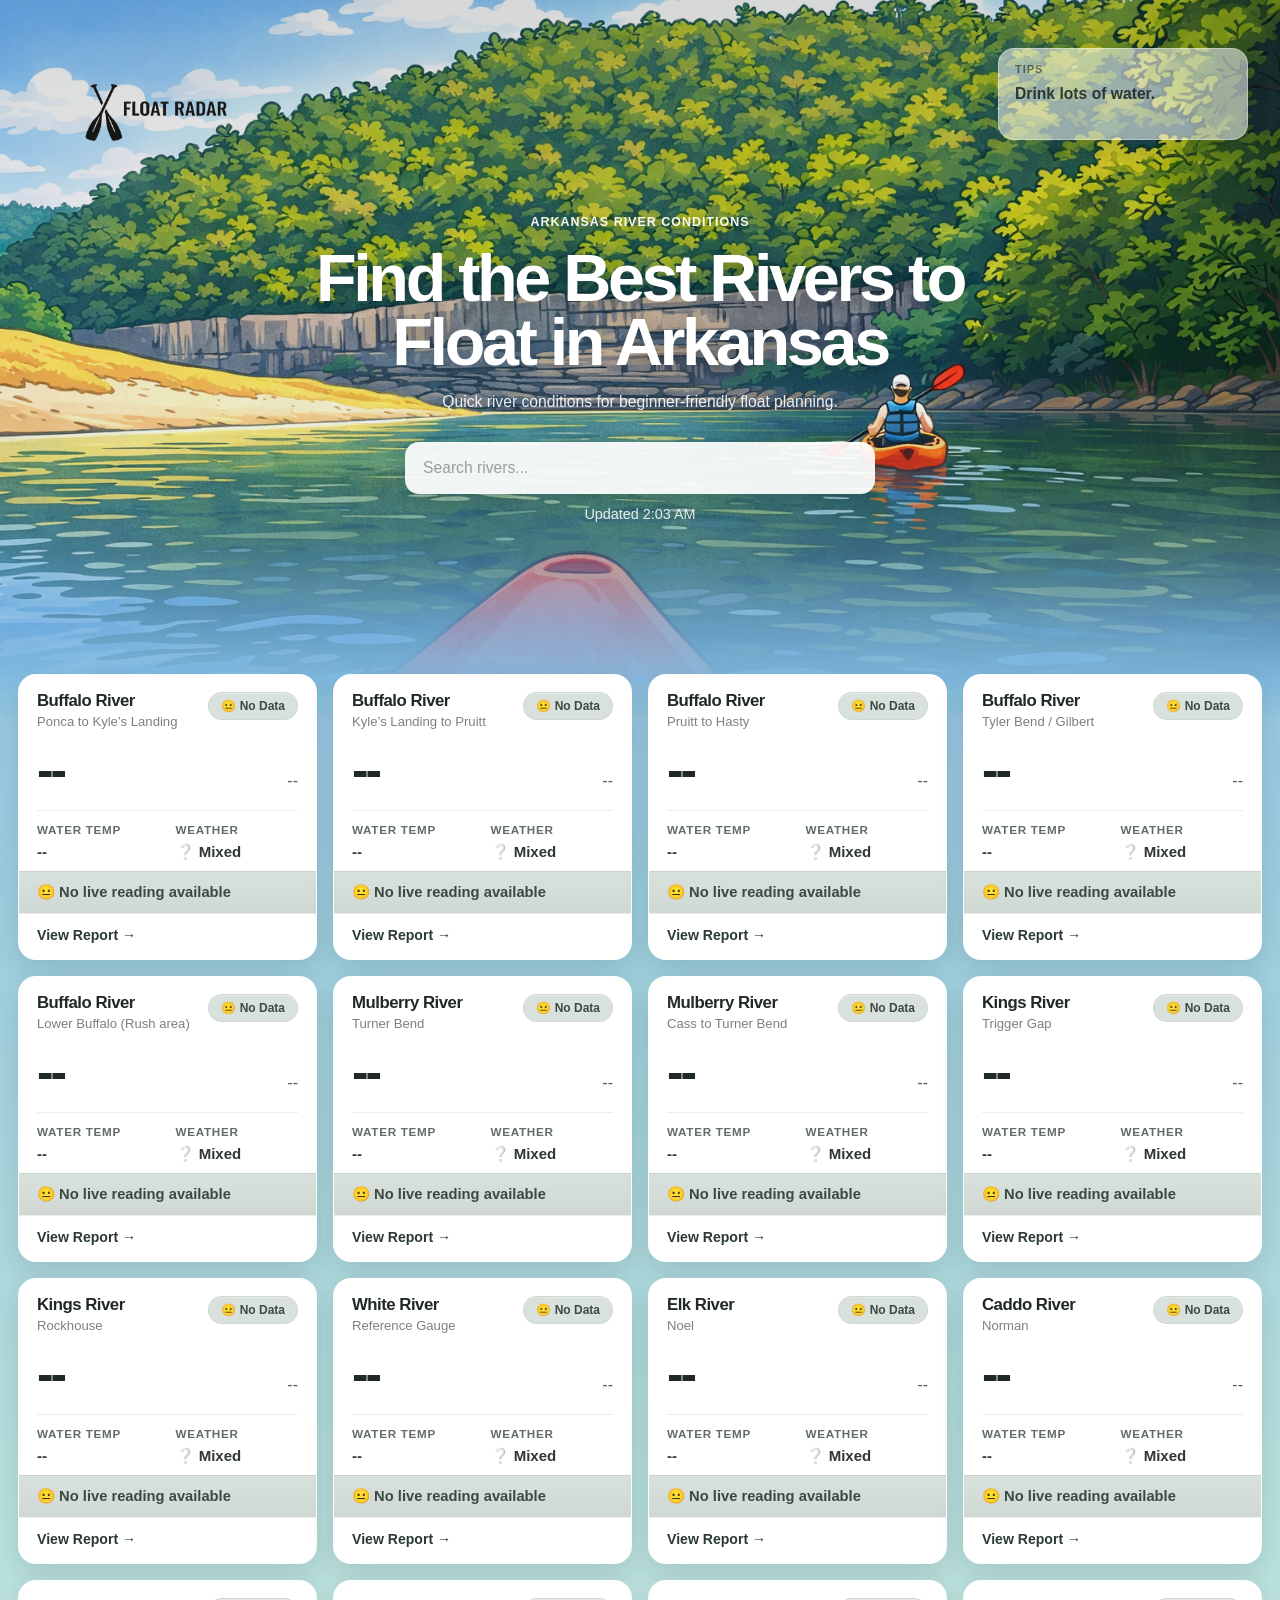
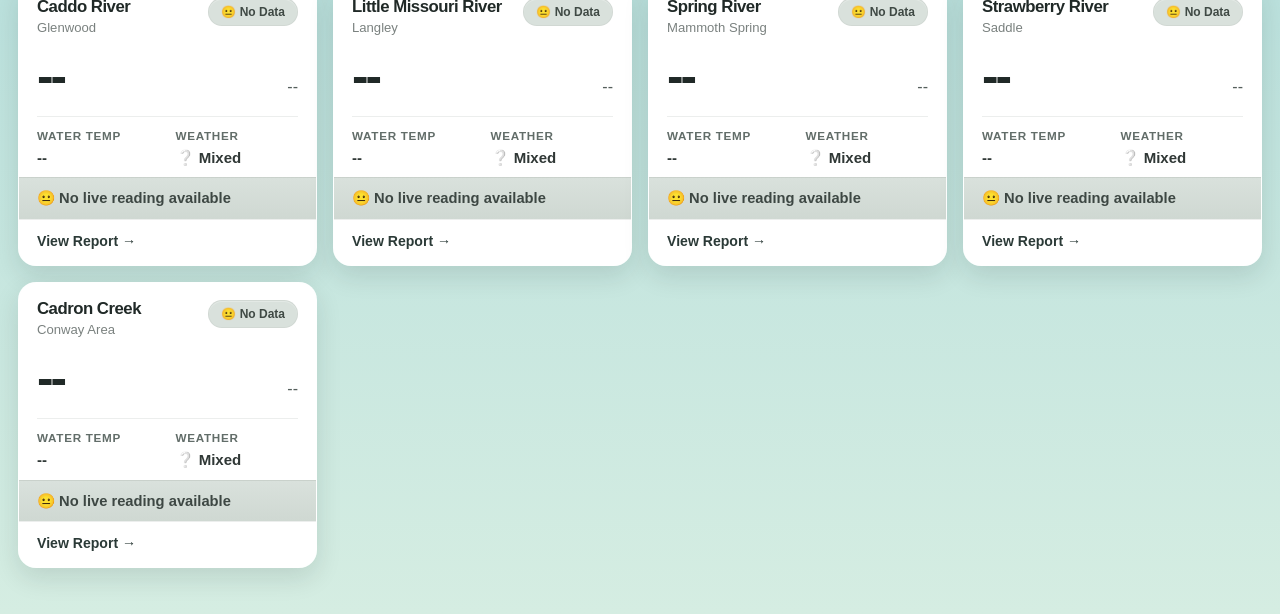
<file: index.html>
<!DOCTYPE html>
<html lang="en">
<head>
  <meta charset="UTF-8" />
  <meta name="viewport" content="width=device-width, initial-scale=1.0" />
  <title>Float Radar</title>
  <link rel="stylesheet" href="style.css" />
</head>
<body>
  <header class="hero">
    <img class="hero-image" src="images/hero.jpg" alt="Float Radar hero" />
    <div class="hero-overlay"></div>

    <div class="hero-topbar">
      <div class="brand">
        <img
          class="brand-logo"
          src="images/logo.png"
          alt="Float Radar"
        />
      </div>

      <aside class="hero-tip-box" aria-live="polite">
        <p class="hero-tip-label">Tips</p>
        <p id="heroTipText" class="hero-tip-text">Drink lots of water.</p>
      </aside>
    </div>

    <div class="hero-inner">
      <p class="eyebrow">ARKANSAS RIVER CONDITIONS</p>

      <h1>
        Find the Best Rivers to<br />
        Float in Arkansas
      </h1>

      <p class="hero-text">
        Quick river conditions for beginner-friendly float planning.
      </p>

      <div class="hero-search-wrap">
        <label class="sr-only" for="riverSearch">Search rivers</label>
        <input
          id="riverSearch"
          class="hero-search"
          type="search"
          placeholder="Search rivers..."
          autocomplete="off"
        />
      </div>

      <p id="lastUpdated" class="last-updated">Updated just now</p>
    </div>
  </header>

  <main class="app-shell">
    <section id="messageBox" class="message-box hidden" aria-live="polite"></section>
    <section id="riverGrid" class="river-grid" aria-live="polite"></section>
  </main>

  <script src="status.js"></script>
  <script src="script.js"></script>
</body>
</html>
</file>
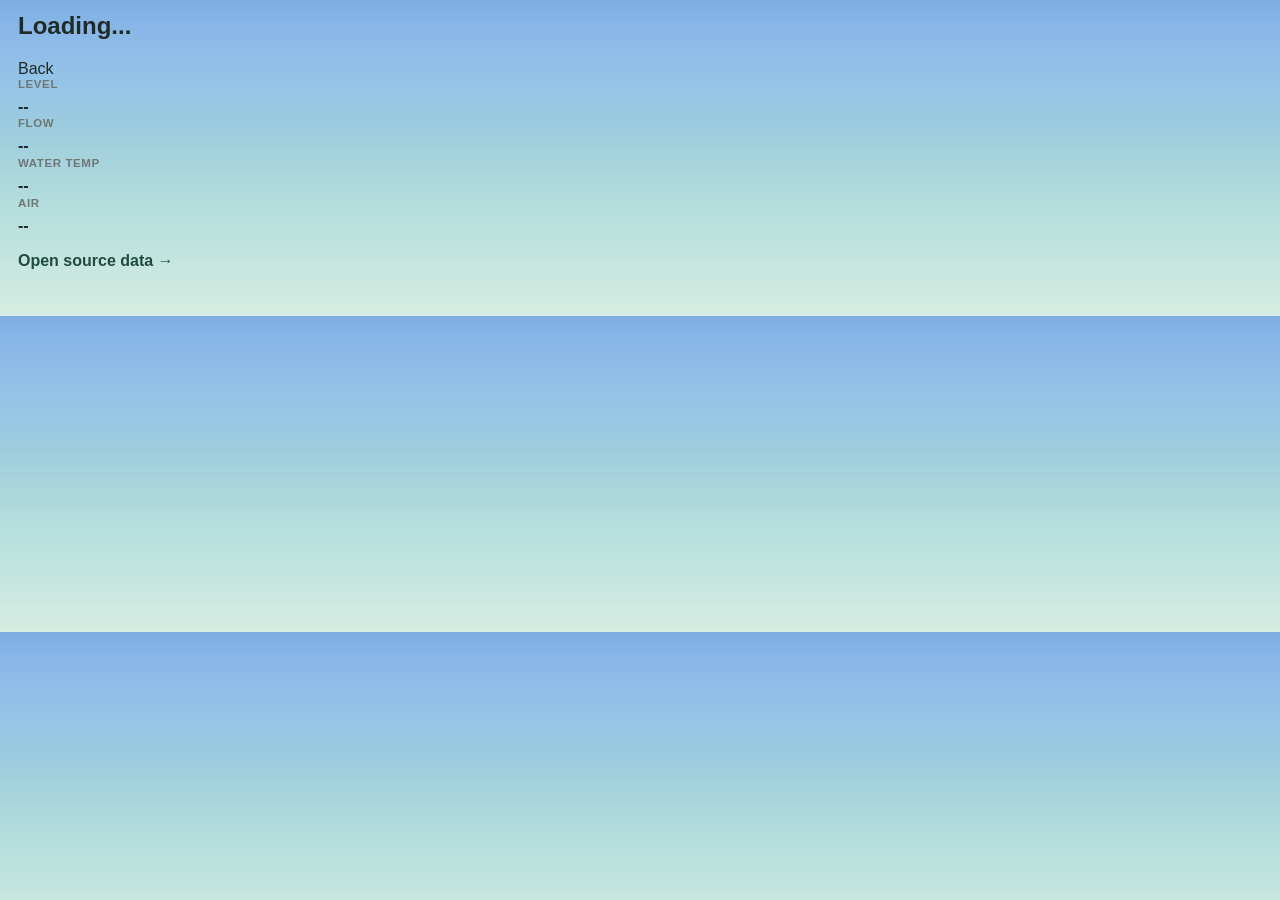
<file: detail.html>
<!DOCTYPE html>
<html lang="en">
<head>
  <meta charset="UTF-8" />
  <meta name="viewport" content="width=device-width, initial-scale=1.0" />
  <title>Float Radar Report</title>
  <link rel="stylesheet" href="style.css" />
</head>
<body>
  <main class="app-shell">
    <section id="messageBox" class="message-box hidden" aria-live="polite"></section>

    <section class="section-header">
      <p class="section-kicker">River Report</p>
      <h2 id="detailTitle">Loading...</h2>
    </section>

    <section id="detailPage" class="detail-section">
      <div class="detail-card">
        <div class="detail-head">
          <div>
            <p id="detailRiver" class="detail-river"></p>
            <h2 id="detailSectionName" class="detail-section-name"></h2>
          </div>
          <a href="index.html" class="detail-close">Back</a>
        </div>

        <div class="detail-stats">
          <div class="detail-stat">
            <span class="detail-stat-label">Level</span>
            <span id="detailLevel" class="detail-stat-value">--</span>
          </div>
          <div class="detail-stat">
            <span class="detail-stat-label">Flow</span>
            <span id="detailFlow" class="detail-stat-value">--</span>
          </div>
          <div class="detail-stat">
            <span class="detail-stat-label">Water Temp</span>
            <span id="detailWaterTemp" class="detail-stat-value">--</span>
          </div>
          <div class="detail-stat">
            <span class="detail-stat-label">Air</span>
            <span id="detailAirTemp" class="detail-stat-value">--</span>
          </div>
        </div>

        <div class="detail-meta">
          <p id="detailCondition" class="detail-condition"></p>
          <p id="detailRange" class="detail-range"></p>
          <p id="detailNotes" class="detail-notes"></p>
          <a id="detailUsgsLink" class="detail-link" href="#" target="_blank" rel="noopener noreferrer">Open source data →</a>
        </div>
      </div>
    </section>
  </main>

  <script src="status.js"></script>
  <script src="detail.js"></script>
</body>
</html>
</file>
<file: style.css>
:root {
  --text: #1f2b27;
  --muted: #6f7774;
  --line: rgba(24, 38, 31, 0.08);

  --white: #ffffff;
  --card-shadow: 0 10px 26px rgba(20, 35, 30, 0.12);
  --card-shadow-hover: 0 14px 30px rgba(20, 35, 30, 0.16);

  --good-badge: #8faf70;
  --good-badge-text: #22361f;

  --great-badge: #89b36f;
  --great-badge-text: #1f341d;

  --low-badge: #dcc25e;
  --low-badge-text: #53440e;

  --marginal-badge: #dcc25e;
  --marginal-badge-text: #53440e;

  --high-badge: #9db8c9;
  --high-badge-text: #1b394a;

  --blown-badge: #d96d61;
  --blown-badge-text: #ffffff;

  --none-badge: #d9e1dc;
  --none-badge-text: #3f4944;

  --band-good: linear-gradient(180deg, #a8c59a 0%, #99bb8d 100%);
  --band-low: linear-gradient(180deg, #e2ca65 0%, #d8c15c 100%);
  --band-marginal: linear-gradient(180deg, #e2ca65 0%, #d8c15c 100%);
  --band-high: linear-gradient(180deg, #a9c0cf 0%, #98b0c0 100%);
  --band-blown: linear-gradient(180deg, #dc6355 0%, #cf5144 100%);
  --band-none: linear-gradient(180deg, #d9e1dc 0%, #cfd8d2 100%);

  --radius-card: 18px;
}

* {
  box-sizing: border-box;
}

html {
  scroll-behavior: smooth;
}

body {
  margin: 0;
  font-family: Inter, Arial, Helvetica, sans-serif;
  color: var(--text);
  background:
    linear-gradient(
      180deg,
      #7faee3 0%,
      #89b8e8 10%,
      #93c2e8 24%,
      #9dcddd 42%,
      #b7dfdc 68%,
      #d5ede2 100%
    );
}

a {
  color: inherit;
  text-decoration: none;
}

button,
input {
  font: inherit;
}

.hidden {
  display: none !important;
}

.sr-only {
  position: absolute;
  width: 1px;
  height: 1px;
  padding: 0;
  margin: -1px;
  overflow: hidden;
  clip: rect(0 0 0 0);
  white-space: nowrap;
  border: 0;
}

.hero {
  position: relative;
  min-height: 640px;
  overflow: hidden;
  color: #fff;
}

.hero-image {
  position: absolute;
  inset: 0;
  width: 100%;
  height: 100%;
  object-fit: cover;
  object-position: center 28%;
}

.hero-overlay {
  position: absolute;
  inset: 0;
  background:
    linear-gradient(
      180deg,
      rgba(8, 14, 18, 0.16) 0%,
      rgba(8, 14, 18, 0.10) 24%,
      rgba(8, 14, 18, 0.06) 50%,
      rgba(106, 158, 216, 0.14) 66%,
      rgba(113, 168, 224, 0.40) 77%,
      rgba(122, 178, 230, 0.76) 87%,
      rgba(132, 188, 226, 0.96) 95%,
      rgba(147, 199, 223, 1) 100%
    );
}

.hero-topbar {
  position: absolute;
  inset: 0;
  z-index: 4;
  pointer-events: none;
}

.brand {
  position: absolute;
  top: 32px;
  left: 32px;
  display: inline-flex;
  align-items: center;
  flex: 0 0 auto;
  transform: none;
  pointer-events: auto;
}

.brand-logo {
  display: block;
  width: 252px;
  height: auto;
  object-fit: contain;
  mix-blend-mode: multiply;
}

.hero-tip-box {
  position: absolute;
  top: 48px;
  right: 32px;
  width: 250px;
  min-height: 92px;
  padding: 14px 16px;
  border-radius: 16px;
  background: rgba(255, 255, 255, 0.54);
  border: 1px solid rgba(255, 255, 255, 0.34);
  backdrop-filter: blur(12px);
  -webkit-backdrop-filter: blur(12px);
  box-shadow: 0 10px 24px rgba(10, 20, 18, 0.08);
  text-align: left;
  pointer-events: auto;
}

.hero-tip-label {
  margin: 0 0 8px;
  font-size: 0.7rem;
  font-weight: 800;
  letter-spacing: 0.08em;
  text-transform: uppercase;
  color: rgba(33, 44, 39, 0.64);
}

.hero-tip-text {
  margin: 0;
  font-size: 0.98rem;
  line-height: 1.45;
  font-weight: 700;
  color: rgba(29, 37, 34, 0.88);
}

.hero-inner {
  position: relative;
  z-index: 2;
  max-width: 1000px;
  margin: 0 auto;
  padding: 215px 24px 194px;
  text-align: center;
}

.eyebrow {
  margin: 0 0 18px;
  font-size: 0.78rem;
  font-weight: 800;
  letter-spacing: 0.08em;
  text-transform: uppercase;
  color: rgba(255, 255, 255, 0.95);
  text-shadow: 0 2px 8px rgba(0, 0, 0, 0.22);
}

.hero h1 {
  margin: 0;
  font-size: clamp(3.2rem, 5.2vw, 4.6rem);
  line-height: 0.96;
  letter-spacing: -0.05em;
  font-weight: 800;
  color: #ffffff;
  text-shadow: 0 4px 14px rgba(0, 0, 0, 0.22);
}

.hero-text {
  margin: 16px auto 0;
  max-width: 640px;
  font-size: 0.98rem;
  line-height: 1.45;
  color: rgba(255, 255, 255, 0.9);
  text-shadow: 0 2px 8px rgba(0, 0, 0, 0.18);
}

.hero-search-wrap {
  margin: 28px auto 0;
  max-width: 470px;
}

.hero-search {
  width: 100%;
  height: 52px;
  padding: 0 18px;
  border: none;
  border-radius: 14px;
  outline: none;
  background: rgba(255, 255, 255, 0.92);
  box-shadow: 0 10px 20px rgba(15, 28, 24, 0.10);
  font-size: 0.98rem;
  color: var(--text);
}

.hero-search::placeholder {
  color: #979f9b;
}

.last-updated {
  margin: 12px 0 0;
  font-size: 0.9rem;
  color: rgba(255, 255, 255, 0.88);
  text-shadow: 0 2px 8px rgba(0, 0, 0, 0.18);
}

.app-shell {
  max-width: 1360px;
  margin: -42px auto 46px;
  padding: 0 18px 0;
  position: relative;
  z-index: 3;
}

.message-box {
  margin: 0 auto 14px;
  max-width: 740px;
  padding: 12px 14px;
  border-radius: 12px;
  background: #fff8e8;
  border: 1px solid #f1deb5;
  color: #7a5d0d;
}

.river-grid {
  display: grid;
  grid-template-columns: repeat(4, minmax(0, 1fr));
  gap: 16px;
  align-items: start;
}

.river-card {
  border-radius: var(--radius-card);
  overflow: hidden;
  background: rgba(255, 255, 255, 0.95);
  border: 1px solid rgba(255, 255, 255, 0.72);
  box-shadow: var(--card-shadow);
  transition: transform 0.18s ease, box-shadow 0.18s ease;
  cursor: pointer;
}

.river-card:hover {
  transform: translateY(-2px);
  box-shadow: var(--card-shadow-hover);
}

.card-top {
  background: rgba(255, 255, 255, 0.95);
}

.card-body {
  padding: 17px 18px 10px;
}

.card-top-row {
  display: flex;
  justify-content: space-between;
  align-items: flex-start;
  gap: 10px;
}

.card-title-wrap {
  min-width: 0;
}

.river-name {
  margin: 0;
  font-size: 1.05rem;
  line-height: 1.05;
  letter-spacing: -0.03em;
  font-weight: 800;
  color: #202927;
}

.river-section {
  margin: 5px 0 0;
  color: #7a817f;
  font-size: 0.82rem;
  line-height: 1.25;
}

.status-badge {
  display: inline-flex;
  align-items: center;
  justify-content: center;
  gap: 4px;
  padding: 7px 12px;
  min-width: 82px;
  border-radius: 999px;
  font-size: 0.75rem;
  font-weight: 800;
  line-height: 1;
  white-space: nowrap;
  border: 1px solid rgba(0, 0, 0, 0.04);
  box-shadow: inset 0 1px 0 rgba(255, 255, 255, 0.25);
}

.status-good {
  background: var(--good-badge);
  color: var(--good-badge-text);
}

.status-marginal {
  background: var(--marginal-badge);
  color: var(--marginal-badge-text);
}

.status-low {
  background: var(--low-badge);
  color: var(--low-badge-text);
}

.status-high {
  background: var(--high-badge);
  color: var(--high-badge-text);
}

.status-blown {
  background: var(--blown-badge);
  color: var(--blown-badge-text);
}

.status-none {
  background: var(--none-badge);
  color: var(--none-badge-text);
}

.card-main-stats {
  margin-top: 16px;
  display: flex;
  justify-content: space-between;
  align-items: flex-end;
  gap: 10px;
}

.level {
  font-size: 3.1rem;
  line-height: 0.95;
  letter-spacing: -0.06em;
  font-weight: 800;
  color: #202927;
}

.flow {
  font-size: 1rem;
  font-weight: 500;
  color: #555f5c;
  white-space: nowrap;
  padding-bottom: 4px;
}

.card-secondary {
  margin-top: 16px;
  padding-top: 12px;
  border-top: 1px solid var(--line);
  display: grid;
  grid-template-columns: repeat(2, minmax(0, 1fr));
  gap: 10px 16px;
}

.secondary-item {
  display: flex;
  flex-direction: column;
  gap: 6px;
  min-width: 0;
}

.secondary-label {
  font-size: 0.73rem;
  letter-spacing: 0.06em;
  text-transform: uppercase;
  font-weight: 800;
  color: #626d69;
}

.secondary-value {
  font-size: 0.94rem;
  line-height: 1.3;
  font-weight: 700;
  color: #303836;
  word-break: break-word;
}

.card-band {
  padding: 11px 18px;
  font-size: 0.92rem;
  font-weight: 700;
  line-height: 1.25;
  border-top: 1px solid rgba(0, 0, 0, 0.03);
}

.card-band.good {
  background: var(--band-good);
  color: #2a4727;
}

.card-band.marginal {
  background: var(--band-marginal);
  color: #57460e;
}

.card-band.low {
  background: var(--band-low);
  color: #57460e;
}

.card-band.high {
  background: var(--band-high);
  color: #1c3c4f;
}

.card-band.blown {
  background: var(--band-blown);
  color: #ffffff;
}

.card-band.none {
  background: var(--band-none);
  color: #3d4743;
}

.card-footer {
  padding: 12px 18px 15px;
  background: rgba(255, 255, 255, 0.95);
  border-top: 1px solid var(--line);
}

.card-link {
  display: inline-flex;
  align-items: center;
  gap: 6px;
  font-size: 0.88rem;
  font-weight: 800;
  color: #2b3a37;
}

.detail-page {
  min-height: 100vh;
}

.detail-hero {
  position: relative;
  min-height: 320px;
  overflow: hidden;
  color: #fff;
  background: linear-gradient(180deg, #365042, #1d2e27);
}

.detail-hero-overlay {
  position: absolute;
  inset: 0;
  background: linear-gradient(to bottom, rgba(9, 16, 12, 0.2), rgba(9, 16, 12, 0.58));
}

.detail-topbar {
  position: relative;
  z-index: 2;
  max-width: 1220px;
  margin: 0 auto;
  padding: 24px 20px 0;
}

.detail-back-link {
  display: inline-flex;
  align-items: center;
  gap: 8px;
  padding: 10px 14px;
  border-radius: 999px;
  background: rgba(255, 255, 255, 0.14);
  backdrop-filter: blur(10px);
  border: 1px solid rgba(255, 255, 255, 0.18);
  font-weight: 800;
  color: #f5f7f5;
}

.detail-hero-inner {
  position: relative;
  z-index: 2;
  max-width: 1220px;
  margin: 0 auto;
  padding: 48px 20px 86px;
}

.detail-hero-kicker {
  margin: 0 0 10px;
  font-size: 0.8rem;
  font-weight: 800;
  letter-spacing: 0.06em;
  text-transform: uppercase;
  color: rgba(255, 255, 255, 0.85);
}

.detail-hero-inner h1 {
  margin: 0;
  font-size: clamp(2rem, 4vw, 3.2rem);
  line-height: 1.02;
  letter-spacing: -0.04em;
  font-weight: 800;
  text-shadow: 0 2px 12px rgba(0, 0, 0, 0.22);
}

.detail-hero-text {
  margin: 14px 0 0;
  max-width: 740px;
  font-size: 1rem;
  line-height: 1.55;
  color: rgba(255, 255, 255, 0.92);
}

.detail-shell {
  max-width: 1220px;
  margin: -56px auto 44px;
  padding: 0 20px;
  position: relative;
  z-index: 3;
}

.detail-page-card {
  overflow: hidden;
  border-radius: 18px;
  background: rgba(255, 255, 255, 0.97);
  border: 1px solid rgba(255, 255, 255, 0.82);
  box-shadow: var(--card-shadow);
}

.detail-page-image-wrap {
  width: 100%;
  aspect-ratio: 16 / 7;
  background: #dce6df;
}

.detail-page-image {
  width: 100%;
  height: 100%;
  object-fit: cover;
}

.detail-page-body {
  padding: 22px;
}

.detail-page-header {
  display: flex;
  justify-content: space-between;
  align-items: flex-start;
  gap: 16px;
}

.detail-page-title-wrap {
  min-width: 0;
}

.detail-river {
  margin: 0;
  font-size: 0.78rem;
  letter-spacing: 0.06em;
  text-transform: uppercase;
  font-weight: 800;
  color: var(--muted);
}

.detail-section-name {
  margin: 4px 0 0;
  font-size: 2rem;
  line-height: 1.02;
  letter-spacing: -0.04em;
}

.detail-region {
  margin: 8px 0 0;
  color: var(--muted);
  font-size: 0.95rem;
}

.detail-stats-grid {
  margin-top: 18px;
  display: grid;
  grid-template-columns: repeat(4, minmax(0, 1fr));
  gap: 12px;
}

.detail-stat-card {
  padding: 14px;
  border-radius: 12px;
  background: #f5f8f6;
  border: 1px solid rgba(20, 35, 26, 0.05);
}

.detail-stat-label {
  display: block;
  font-size: 0.72rem;
  font-weight: 800;
  letter-spacing: 0.05em;
  text-transform: uppercase;
  color: var(--muted);
}

.detail-stat-value {
  display: block;
  margin-top: 6px;
  font-size: 1rem;
  font-weight: 800;
  line-height: 1.35;
}

.detail-page-sections {
  margin-top: 18px;
  display: grid;
  gap: 14px;
}

.detail-info-block {
  padding: 16px;
  border-radius: 14px;
  background: #fbfcfb;
  border: 1px solid rgba(20, 35, 26, 0.06);
}

.detail-block-label {
  margin: 0 0 8px;
  font-size: 0.72rem;
  font-weight: 800;
  letter-spacing: 0.05em;
  text-transform: uppercase;
  color: var(--muted);
}

.detail-block-text {
  margin: 0;
  line-height: 1.55;
}

.detail-link {
  display: inline-flex;
  align-items: center;
  width: fit-content;
  font-weight: 800;
  color: #214b40;
}

@media (max-width: 1200px) {
  .river-grid {
    grid-template-columns: repeat(3, minmax(0, 1fr));
  }

  .hero-tip-box {
    width: 220px;
  }
}

@media (max-width: 860px) {
  .hero {
    min-height: 600px;
  }

  .hero-topbar {
    padding: 18px 16px 0;
    gap: 16px;
  }

  .brand {
    transform: none;
  }

  .brand-logo {
    width: 200px;
  }

  .hero-tip-box {
    width: 190px;
    min-height: 84px;
    padding: 12px 14px;
  }

  .hero-tip-text {
    font-size: 0.9rem;
  }

  .hero-inner {
    padding: 170px 16px 176px;
  }

  .hero h1 {
    font-size: 3rem;
  }

  .hero-search-wrap {
    max-width: 380px;
  }

  .hero-search {
    height: 50px;
  }

  .app-shell {
    margin: -26px auto 40px;
    padding: 0 16px;
  }

  .river-grid {
    grid-template-columns: repeat(2, minmax(0, 1fr));
    gap: 14px;
  }

  .detail-topbar {
    padding: 18px 16px 0;
  }

  .detail-hero-inner {
    padding: 42px 16px 76px;
  }

  .detail-shell {
    padding: 0 16px;
  }

  .detail-page-header {
    flex-direction: column;
  }

  .detail-stats-grid {
    grid-template-columns: repeat(2, minmax(0, 1fr));
  }
}

@media (max-width: 560px) {
  .hero {
    min-height: 540px;
  }

  .hero-image {
    object-position: center 40%;
  }

  .hero-topbar {
    padding: 16px 16px 0;
    flex-direction: row;
    align-items: flex-start;
  }

  .brand {
    transform: none;
  }

  .hero-inner {
    padding: 150px 16px 146px;
  }

  .hero h1 {
    font-size: 2.35rem;
    line-height: 0.98;
  }

  .hero-text {
    font-size: 0.94rem;
  }

  .hero-search-wrap {
    margin-top: 26px;
    max-width: 320px;
  }

  .hero-search {
    height: 48px;
    font-size: 0.95rem;
    border-radius: 14px;
  }

  .last-updated {
    font-size: 0.88rem;
  }

  .brand-logo {
    width: 132px;
  }

  .hero-tip-box {
    width: 176px;
    max-width: 176px;
    min-height: 0;
    padding: 10px 12px;
  }

  .hero-tip-label {
    margin-bottom: 6px;
    font-size: 0.64rem;
  }

  .hero-tip-text {
    font-size: 0.78rem;
    line-height: 1.35;
  }

  .app-shell {
    margin: -12px auto 34px;
  }

  .river-grid {
    grid-template-columns: 1fr;
  }

  .card-body {
    padding: 16px 16px 10px;
  }

  .level {
    font-size: 2.7rem;
  }

  .detail-hero {
    min-height: 280px;
  }

  .detail-hero-inner h1 {
    font-size: 2.1rem;
  }

  .detail-page-body {
    padding: 16px;
  }

  .detail-stats-grid {
    grid-template-columns: 1fr 1fr;
  }
}
</file>
